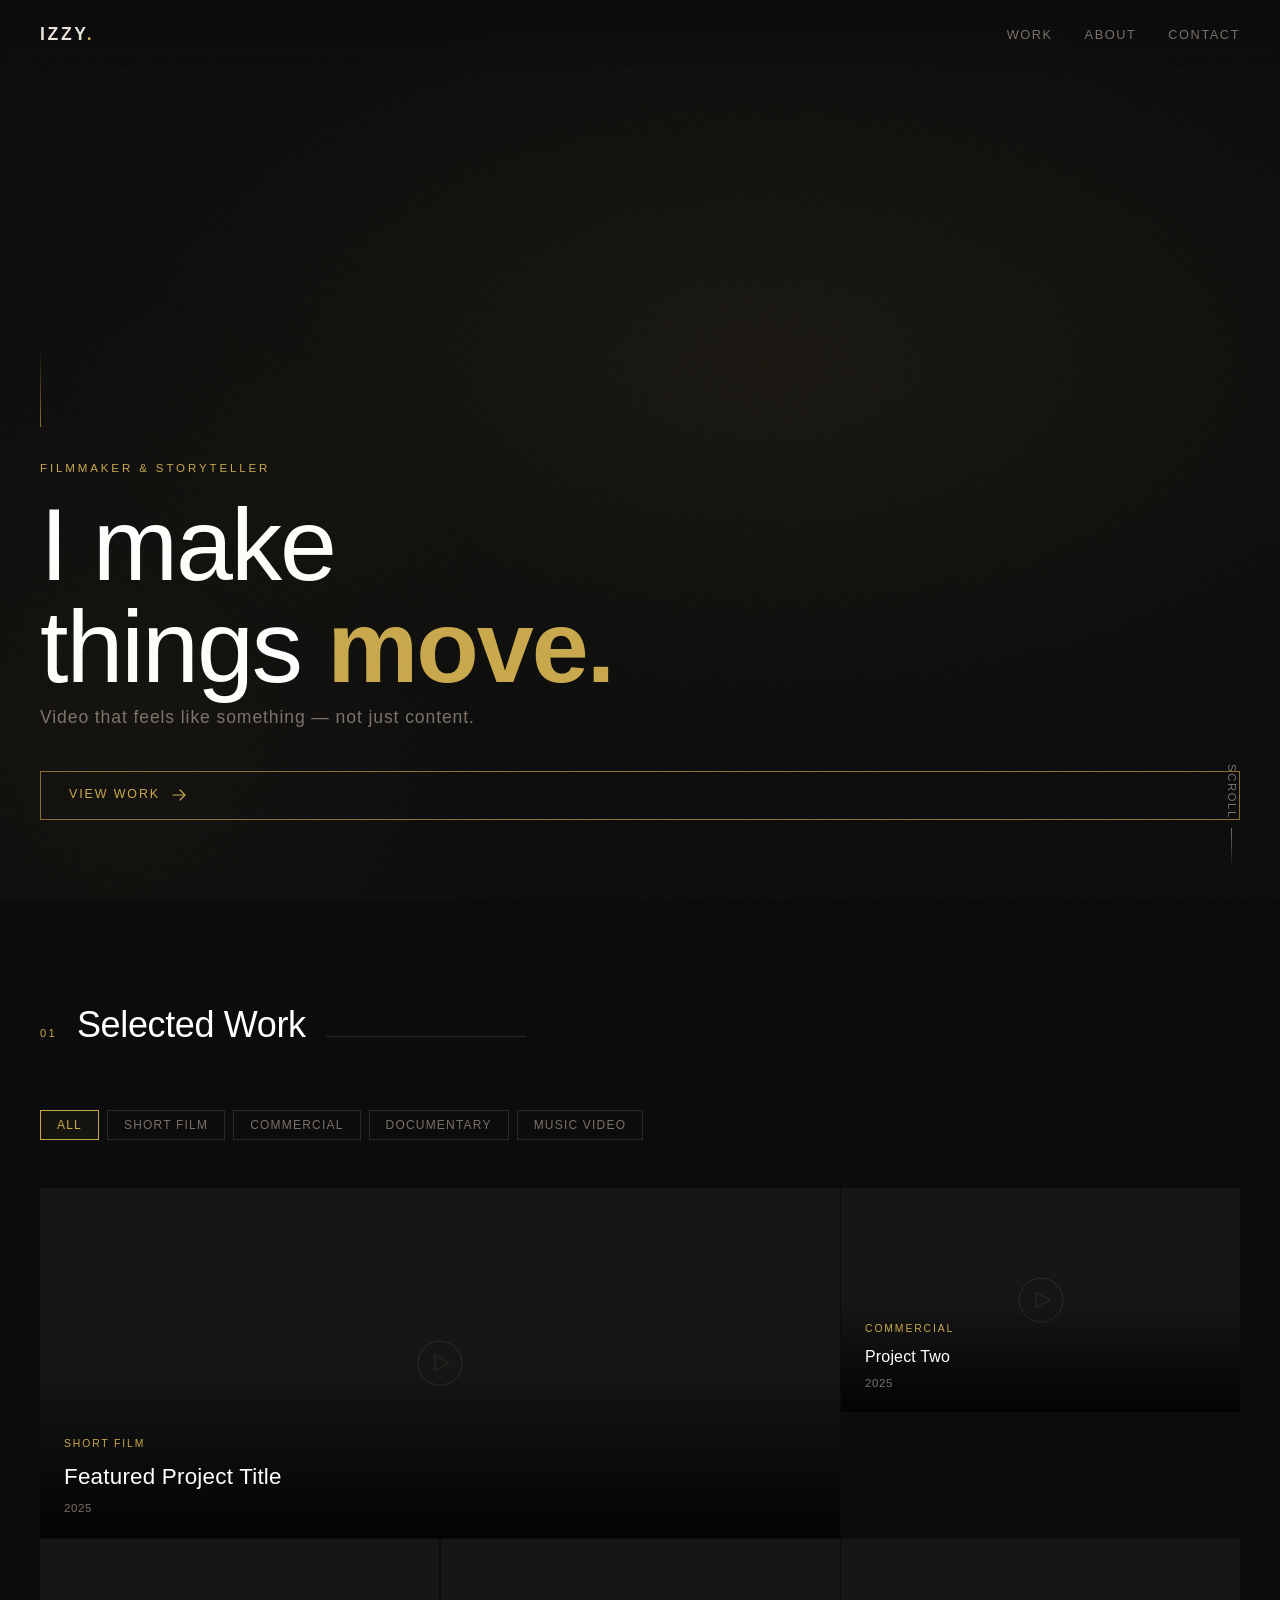
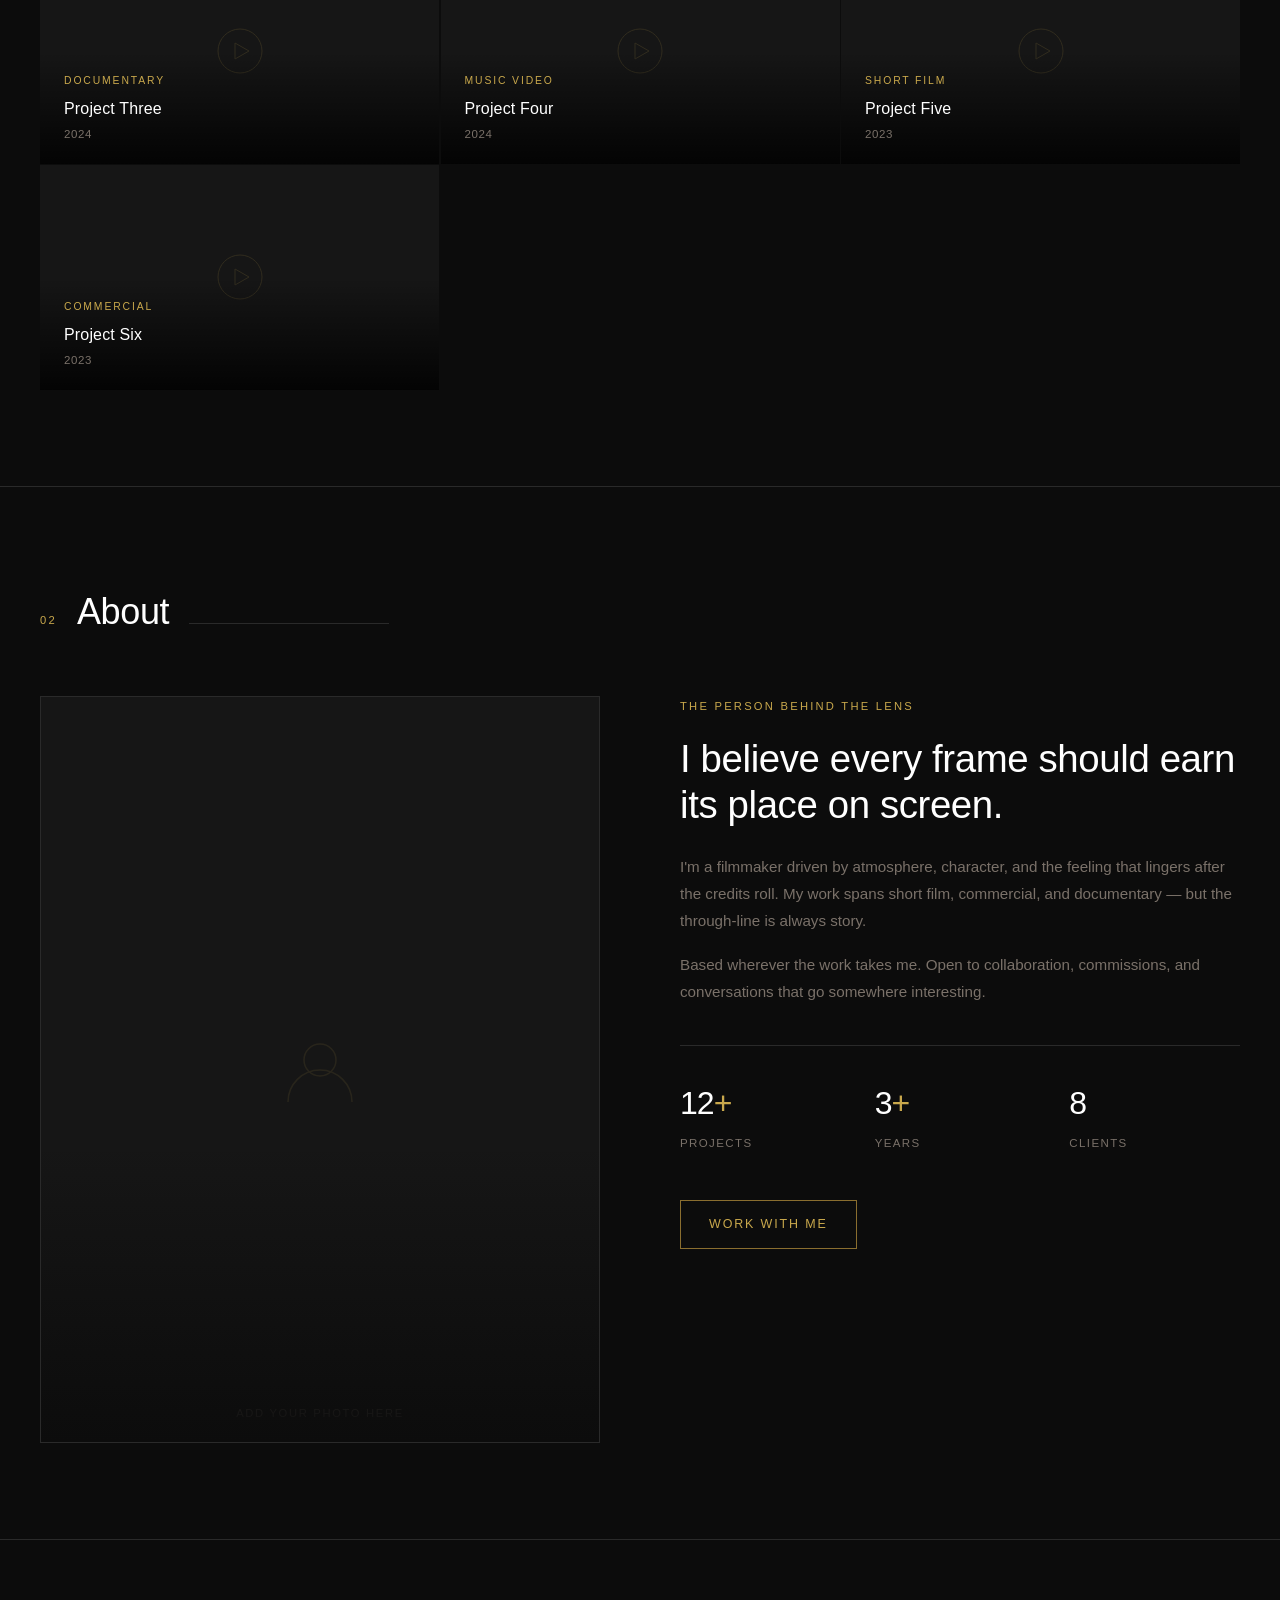
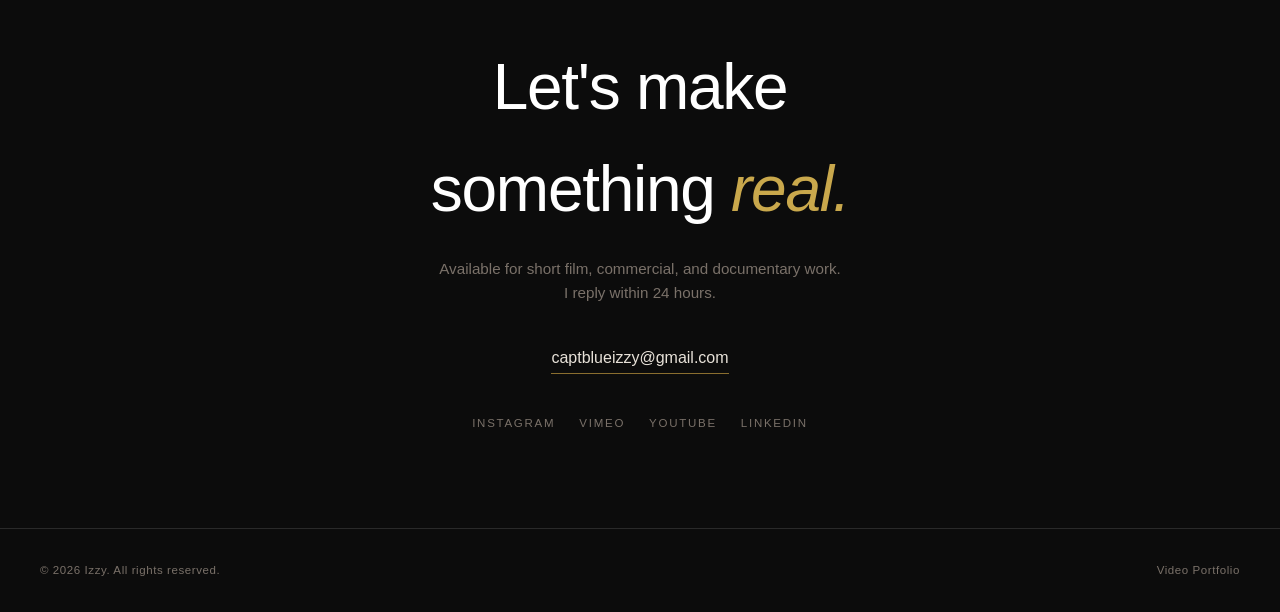
<file: portfolio.html>
<!DOCTYPE html>
<html lang="en">
<head>
  <meta charset="UTF-8" />
  <meta name="viewport" content="width=device-width, initial-scale=1.0" />
  <title>Izzy — Video Portfolio</title>
  <style>
    /* ── Reset & Base ── */
    *, *::before, *::after { box-sizing: border-box; margin: 0; padding: 0; }

    :root {
      --bg:        #0c0c0c;
      --surface:   #161616;
      --border:    #2a2a2a;
      --gold:      #c9a84c;
      --gold-dim:  #8a6e2f;
      --text:      #e8e2d9;
      --muted:     #7a7169;
      --white:     #ffffff;
      --font-sans: 'Inter', 'Helvetica Neue', Arial, sans-serif;
      --font-serif: 'Georgia', 'Times New Roman', serif;
      --transition: 0.3s cubic-bezier(0.4, 0, 0.2, 1);
    }

    html { scroll-behavior: smooth; }

    body {
      background: var(--bg);
      color: var(--text);
      font-family: var(--font-sans);
      font-size: 16px;
      line-height: 1.6;
      overflow-x: hidden;
    }

    /* ── Scrollbar ── */
    ::-webkit-scrollbar { width: 6px; }
    ::-webkit-scrollbar-track { background: var(--bg); }
    ::-webkit-scrollbar-thumb { background: var(--border); border-radius: 3px; }
    ::-webkit-scrollbar-thumb:hover { background: var(--gold-dim); }

    /* ── Navigation ── */
    nav {
      position: fixed;
      top: 0; left: 0; right: 0;
      z-index: 100;
      display: flex;
      align-items: center;
      justify-content: space-between;
      padding: 1.25rem 2.5rem;
      background: linear-gradient(to bottom, rgba(12,12,12,0.95) 0%, transparent 100%);
      backdrop-filter: blur(4px);
      transition: background var(--transition);
    }

    nav.scrolled {
      background: rgba(12,12,12,0.96);
      border-bottom: 1px solid var(--border);
    }

    .nav-logo {
      font-size: 1.1rem;
      font-weight: 600;
      letter-spacing: 0.15em;
      text-transform: uppercase;
      color: var(--text);
      text-decoration: none;
    }

    .nav-logo span { color: var(--gold); }

    .nav-links {
      display: flex;
      gap: 2rem;
      list-style: none;
    }

    .nav-links a {
      color: var(--muted);
      text-decoration: none;
      font-size: 0.8rem;
      letter-spacing: 0.12em;
      text-transform: uppercase;
      transition: color var(--transition);
    }

    .nav-links a:hover { color: var(--gold); }

    /* ── Hero ── */
    #hero {
      position: relative;
      min-height: 100vh;
      display: flex;
      flex-direction: column;
      justify-content: flex-end;
      padding: 0 2.5rem 5rem;
      overflow: hidden;
    }

    .hero-bg {
      position: absolute;
      inset: 0;
      background:
        radial-gradient(ellipse 80% 60% at 60% 40%, rgba(201,168,76,0.07) 0%, transparent 70%),
        radial-gradient(ellipse 50% 80% at 10% 80%, rgba(201,168,76,0.04) 0%, transparent 60%);
    }

    .hero-grain {
      position: absolute;
      inset: 0;
      background-image: url("data:image/svg+xml,%3Csvg viewBox='0 0 256 256' xmlns='http://www.w3.org/2000/svg'%3E%3Cfilter id='noise'%3E%3CfeTurbulence type='fractalNoise' baseFrequency='0.9' numOctaves='4' stitchTiles='stitch'/%3E%3C/filter%3E%3Crect width='100%25' height='100%25' filter='url(%23noise)' opacity='0.04'/%3E%3C/svg%3E");
      opacity: 0.5;
      pointer-events: none;
    }

    .hero-line {
      width: 1px;
      height: 80px;
      background: linear-gradient(to bottom, transparent, var(--gold-dim));
      margin-bottom: 2rem;
    }

    .hero-eyebrow {
      font-size: 0.72rem;
      letter-spacing: 0.25em;
      text-transform: uppercase;
      color: var(--gold);
      margin-bottom: 1rem;
    }

    .hero-title {
      font-size: clamp(3rem, 8vw, 7rem);
      font-weight: 300;
      line-height: 1;
      letter-spacing: -0.02em;
      color: var(--white);
      margin-bottom: 0.25rem;
    }

    .hero-title em {
      font-style: normal;
      font-weight: 700;
      color: var(--gold);
    }

    .hero-sub {
      font-size: clamp(0.9rem, 2vw, 1.1rem);
      color: var(--muted);
      font-weight: 300;
      letter-spacing: 0.05em;
      margin-bottom: 2.5rem;
      max-width: 480px;
    }

    .hero-cta {
      display: inline-flex;
      align-items: center;
      gap: 0.75rem;
      padding: 0.85rem 1.75rem;
      border: 1px solid var(--gold-dim);
      color: var(--gold);
      text-decoration: none;
      font-size: 0.78rem;
      letter-spacing: 0.15em;
      text-transform: uppercase;
      transition: background var(--transition), border-color var(--transition), color var(--transition);
    }

    .hero-cta:hover {
      background: var(--gold);
      color: var(--bg);
      border-color: var(--gold);
    }

    .hero-cta svg { width: 14px; height: 14px; }

    .hero-scroll {
      position: absolute;
      bottom: 2rem;
      right: 2.5rem;
      display: flex;
      align-items: center;
      gap: 0.6rem;
      color: var(--muted);
      font-size: 0.7rem;
      letter-spacing: 0.15em;
      text-transform: uppercase;
      writing-mode: vertical-rl;
    }

    .hero-scroll::after {
      content: '';
      width: 1px;
      height: 40px;
      background: linear-gradient(to bottom, var(--muted), transparent);
    }

    /* ── Section base ── */
    section { padding: 6rem 2.5rem; }

    .section-header {
      display: flex;
      align-items: baseline;
      gap: 1.25rem;
      margin-bottom: 3.5rem;
    }

    .section-num {
      font-size: 0.7rem;
      letter-spacing: 0.2em;
      color: var(--gold);
    }

    .section-title {
      font-size: clamp(1.5rem, 3vw, 2.25rem);
      font-weight: 300;
      color: var(--white);
      letter-spacing: -0.01em;
    }

    .section-line {
      flex: 1;
      height: 1px;
      background: var(--border);
      max-width: 200px;
    }

    /* ── Filter bar ── */
    .filter-bar {
      display: flex;
      gap: 0.5rem;
      flex-wrap: wrap;
      margin-bottom: 3rem;
    }

    .filter-btn {
      padding: 0.45rem 1rem;
      border: 1px solid var(--border);
      background: transparent;
      color: var(--muted);
      font-size: 0.75rem;
      letter-spacing: 0.1em;
      text-transform: uppercase;
      cursor: pointer;
      transition: all var(--transition);
    }

    .filter-btn:hover { border-color: var(--gold-dim); color: var(--text); }
    .filter-btn.active { border-color: var(--gold); color: var(--gold); background: rgba(201,168,76,0.05); }

    /* ── Video Grid ── */
    .video-grid {
      display: grid;
      grid-template-columns: repeat(auto-fill, minmax(340px, 1fr));
      gap: 1.5px;
    }

    .video-card {
      position: relative;
      aspect-ratio: 16/9;
      background: var(--surface);
      overflow: hidden;
      cursor: pointer;
      group: true;
    }

    .video-card:nth-child(3n+1) { grid-column: span 1; }
    /* Featured card — spans 2 cols on wide screens */
    .video-card.featured {
      grid-column: span 2;
      aspect-ratio: 16/7;
    }

    .card-thumb {
      width: 100%;
      height: 100%;
      object-fit: cover;
      display: block;
      transition: transform 0.6s cubic-bezier(0.4, 0, 0.2, 1), filter 0.4s ease;
      filter: brightness(0.6) saturate(0.8);
    }

    /* Placeholder thumbnail */
    .card-placeholder {
      width: 100%;
      height: 100%;
      display: flex;
      align-items: center;
      justify-content: center;
      background: var(--surface);
      transition: transform 0.6s cubic-bezier(0.4, 0, 0.2, 1);
    }

    .card-placeholder svg {
      width: 48px;
      height: 48px;
      opacity: 0.15;
    }

    .video-card:hover .card-placeholder { transform: scale(1.04); }
    .video-card:hover .card-thumb {
      transform: scale(1.04);
      filter: brightness(0.4) saturate(0.6);
    }

    .card-overlay {
      position: absolute;
      inset: 0;
      background: linear-gradient(to top, rgba(0,0,0,0.85) 0%, transparent 50%);
      opacity: 1;
      transition: opacity var(--transition);
    }

    .video-card:hover .card-overlay { opacity: 1; }

    .card-content {
      position: absolute;
      bottom: 0;
      left: 0;
      right: 0;
      padding: 1.5rem;
      transform: translateY(4px);
      transition: transform var(--transition);
    }

    .video-card:hover .card-content { transform: translateY(0); }

    .card-tag {
      display: inline-block;
      font-size: 0.65rem;
      letter-spacing: 0.18em;
      text-transform: uppercase;
      color: var(--gold);
      margin-bottom: 0.4rem;
    }

    .card-title {
      font-size: 1rem;
      font-weight: 500;
      color: var(--white);
      letter-spacing: 0.01em;
      margin-bottom: 0.25rem;
    }

    .featured .card-title { font-size: 1.4rem; }

    .card-meta {
      font-size: 0.72rem;
      color: var(--muted);
      letter-spacing: 0.05em;
    }

    .play-btn {
      position: absolute;
      top: 50%;
      left: 50%;
      transform: translate(-50%, -50%) scale(0.8);
      width: 56px;
      height: 56px;
      border: 1px solid rgba(255,255,255,0.4);
      border-radius: 50%;
      display: flex;
      align-items: center;
      justify-content: center;
      opacity: 0;
      transition: opacity var(--transition), transform var(--transition), border-color var(--transition);
    }

    .video-card:hover .play-btn {
      opacity: 1;
      transform: translate(-50%, -50%) scale(1);
      border-color: var(--gold);
    }

    .play-btn svg { width: 20px; height: 20px; fill: var(--white); margin-left: 3px; }

    /* ── Modal ── */
    .modal-backdrop {
      position: fixed;
      inset: 0;
      background: rgba(0,0,0,0.92);
      z-index: 1000;
      display: flex;
      align-items: center;
      justify-content: center;
      padding: 2rem;
      opacity: 0;
      pointer-events: none;
      transition: opacity 0.3s ease;
    }

    .modal-backdrop.open {
      opacity: 1;
      pointer-events: all;
    }

    .modal {
      width: 100%;
      max-width: 900px;
      background: var(--surface);
      border: 1px solid var(--border);
    }

    .modal-header {
      display: flex;
      align-items: center;
      justify-content: space-between;
      padding: 1rem 1.5rem;
      border-bottom: 1px solid var(--border);
    }

    .modal-close {
      background: none;
      border: none;
      color: var(--muted);
      cursor: pointer;
      font-size: 1.4rem;
      line-height: 1;
      transition: color var(--transition);
      padding: 0.25rem;
    }

    .modal-close:hover { color: var(--gold); }

    .modal-video-wrap {
      aspect-ratio: 16/9;
      background: var(--bg);
      display: flex;
      align-items: center;
      justify-content: center;
      position: relative;
    }

    .modal-video-wrap iframe {
      position: absolute;
      inset: 0;
      width: 100%;
      height: 100%;
      border: none;
    }

    .modal-placeholder {
      display: flex;
      flex-direction: column;
      align-items: center;
      gap: 1rem;
      color: var(--muted);
      text-align: center;
    }

    .modal-placeholder svg { opacity: 0.2; }
    .modal-placeholder p { font-size: 0.85rem; }
    .modal-placeholder small { font-size: 0.72rem; letter-spacing: 0.05em; }

    .modal-footer {
      padding: 1.25rem 1.5rem;
      display: flex;
      justify-content: space-between;
      align-items: flex-end;
    }

    .modal-footer-meta { }

    .modal-footer-tag {
      font-size: 0.65rem;
      letter-spacing: 0.18em;
      text-transform: uppercase;
      color: var(--gold);
      margin-bottom: 0.3rem;
    }

    .modal-footer-title {
      font-size: 1.1rem;
      font-weight: 500;
      color: var(--white);
    }

    .modal-footer-desc {
      font-size: 0.82rem;
      color: var(--muted);
      margin-top: 0.35rem;
      max-width: 500px;
    }

    .modal-footer-year {
      font-size: 0.8rem;
      color: var(--muted);
    }

    /* ── About ── */
    #about {
      border-top: 1px solid var(--border);
    }

    .about-grid {
      display: grid;
      grid-template-columns: 1fr 1fr;
      gap: 5rem;
      align-items: start;
    }

    .about-portrait {
      position: relative;
    }

    .portrait-frame {
      aspect-ratio: 3/4;
      background: var(--surface);
      border: 1px solid var(--border);
      display: flex;
      align-items: center;
      justify-content: center;
      position: relative;
      overflow: hidden;
    }

    .portrait-frame svg { opacity: 0.1; }

    .portrait-frame::after {
      content: '';
      position: absolute;
      bottom: -1px;
      left: -1px;
      right: -1px;
      height: 40%;
      background: linear-gradient(to top, var(--bg), transparent);
    }

    .portrait-label {
      position: absolute;
      bottom: -1px;
      left: 0;
      right: 0;
      padding: 1.25rem;
      font-size: 0.7rem;
      letter-spacing: 0.15em;
      text-transform: uppercase;
      color: var(--muted);
      text-align: center;
    }

    .about-text .eyebrow {
      font-size: 0.7rem;
      letter-spacing: 0.2em;
      text-transform: uppercase;
      color: var(--gold);
      margin-bottom: 1.25rem;
    }

    .about-text h2 {
      font-size: clamp(1.6rem, 3vw, 2.5rem);
      font-weight: 300;
      color: var(--white);
      line-height: 1.2;
      margin-bottom: 1.5rem;
      letter-spacing: -0.01em;
    }

    .about-text p {
      color: var(--muted);
      font-size: 0.95rem;
      line-height: 1.8;
      margin-bottom: 1rem;
    }

    .about-stats {
      display: grid;
      grid-template-columns: repeat(3, 1fr);
      gap: 1.5rem;
      margin: 2.5rem 0;
      border-top: 1px solid var(--border);
      padding-top: 2rem;
    }

    .stat-num {
      font-size: 2rem;
      font-weight: 300;
      color: var(--white);
      letter-spacing: -0.03em;
    }

    .stat-num span { color: var(--gold); }

    .stat-label {
      font-size: 0.72rem;
      letter-spacing: 0.12em;
      text-transform: uppercase;
      color: var(--muted);
      margin-top: 0.25rem;
    }

    /* ── Contact ── */
    #contact {
      border-top: 1px solid var(--border);
      text-align: center;
    }

    .contact-inner { max-width: 600px; margin: 0 auto; }

    .contact-title {
      font-size: clamp(2rem, 5vw, 4rem);
      font-weight: 300;
      color: var(--white);
      letter-spacing: -0.02em;
      margin-bottom: 1rem;
    }

    .contact-title em {
      font-style: italic;
      color: var(--gold);
    }

    .contact-sub {
      color: var(--muted);
      font-size: 0.95rem;
      margin-bottom: 2.5rem;
    }

    .contact-email {
      display: inline-block;
      font-size: 1rem;
      color: var(--text);
      text-decoration: none;
      border-bottom: 1px solid var(--gold-dim);
      padding-bottom: 2px;
      transition: color var(--transition), border-color var(--transition);
    }

    .contact-email:hover { color: var(--gold); border-color: var(--gold); }

    .social-row {
      display: flex;
      gap: 1.5rem;
      justify-content: center;
      margin-top: 2.5rem;
    }

    .social-row a {
      color: var(--muted);
      font-size: 0.72rem;
      letter-spacing: 0.15em;
      text-transform: uppercase;
      text-decoration: none;
      transition: color var(--transition);
    }

    .social-row a:hover { color: var(--gold); }

    /* ── Footer ── */
    footer {
      border-top: 1px solid var(--border);
      padding: 2rem 2.5rem;
      display: flex;
      align-items: center;
      justify-content: space-between;
      font-size: 0.72rem;
      color: var(--muted);
      letter-spacing: 0.05em;
    }

    /* ── Fade-in animation ── */
    .fade-up {
      opacity: 0;
      transform: translateY(24px);
      transition: opacity 0.7s ease, transform 0.7s ease;
    }

    .fade-up.visible {
      opacity: 1;
      transform: translateY(0);
    }

    /* ── Responsive ── */
    @media (max-width: 768px) {
      nav { padding: 1rem 1.25rem; }
      .nav-links { display: none; }
      section { padding: 4rem 1.25rem; }
      #hero { padding: 0 1.25rem 4rem; }
      .about-grid { grid-template-columns: 1fr; gap: 2.5rem; }
      .video-card.featured { grid-column: span 1; aspect-ratio: 16/9; }
      .video-grid { grid-template-columns: 1fr; }
      footer { flex-direction: column; gap: 0.5rem; text-align: center; }
    }
  </style>
</head>
<body>

  <!-- ── Nav ── -->
  <nav id="nav">
    <a href="#" class="nav-logo">Izzy<span>.</span></a>
    <ul class="nav-links">
      <li><a href="#work">Work</a></li>
      <li><a href="#about">About</a></li>
      <li><a href="#contact">Contact</a></li>
    </ul>
  </nav>

  <!-- ── Hero ── -->
  <section id="hero">
    <div class="hero-bg"></div>
    <div class="hero-grain"></div>
    <div class="hero-line"></div>
    <p class="hero-eyebrow">Filmmaker &amp; Storyteller</p>
    <h1 class="hero-title">I make<br>things <em>move.</em></h1>
    <p class="hero-sub">Video that feels like something — not just content.</p>
    <a href="#work" class="hero-cta">
      View Work
      <svg viewBox="0 0 14 14" fill="none" xmlns="http://www.w3.org/2000/svg">
        <path d="M1 7h12M8 2l5 5-5 5" stroke="currentColor" stroke-width="1.2" stroke-linecap="round" stroke-linejoin="round"/>
      </svg>
    </a>
    <div class="hero-scroll">Scroll</div>
  </section>

  <!-- ── Work ── -->
  <section id="work">
    <div class="section-header fade-up">
      <span class="section-num">01</span>
      <h2 class="section-title">Selected Work</h2>
      <div class="section-line"></div>
    </div>

    <div class="filter-bar fade-up">
      <button class="filter-btn active" data-filter="all">All</button>
      <button class="filter-btn" data-filter="short-film">Short Film</button>
      <button class="filter-btn" data-filter="commercial">Commercial</button>
      <button class="filter-btn" data-filter="documentary">Documentary</button>
      <button class="filter-btn" data-filter="music-video">Music Video</button>
    </div>

    <div class="video-grid" id="videoGrid">
      <!-- Cards injected by JS below -->
    </div>
  </section>

  <!-- ── About ── -->
  <section id="about">
    <div class="section-header fade-up">
      <span class="section-num">02</span>
      <h2 class="section-title">About</h2>
      <div class="section-line"></div>
    </div>

    <div class="about-grid">
      <div class="about-portrait fade-up">
        <div class="portrait-frame">
          <!-- Replace with your actual photo: <img src="your-photo.jpg" alt="Izzy" style="width:100%;height:100%;object-fit:cover;"> -->
          <svg width="80" height="80" viewBox="0 0 80 80" fill="none" xmlns="http://www.w3.org/2000/svg">
            <circle cx="40" cy="30" r="16" stroke="#c9a84c" stroke-width="1.5"/>
            <path d="M8 72c0-17.7 14.3-32 32-32s32 14.3 32 32" stroke="#c9a84c" stroke-width="1.5"/>
          </svg>
          <div class="portrait-label">Add your photo here</div>
        </div>
      </div>

      <div class="about-text fade-up">
        <p class="eyebrow">The person behind the lens</p>
        <h2>I believe every frame should earn its place on screen.</h2>
        <p>I'm a filmmaker driven by atmosphere, character, and the feeling that lingers after the credits roll. My work spans short film, commercial, and documentary — but the through-line is always story.</p>
        <p>Based wherever the work takes me. Open to collaboration, commissions, and conversations that go somewhere interesting.</p>

        <div class="about-stats">
          <div>
            <div class="stat-num">12<span>+</span></div>
            <div class="stat-label">Projects</div>
          </div>
          <div>
            <div class="stat-num">3<span>+</span></div>
            <div class="stat-label">Years</div>
          </div>
          <div>
            <div class="stat-num">8</div>
            <div class="stat-label">Clients</div>
          </div>
        </div>

        <a href="#contact" class="hero-cta" style="margin-top:0.5rem;">Work with me</a>
      </div>
    </div>
  </section>

  <!-- ── Contact ── -->
  <section id="contact">
    <div class="contact-inner">
      <div class="fade-up">
        <h2 class="contact-title">Let's make<br>something <em>real.</em></h2>
        <p class="contact-sub">Available for short film, commercial, and documentary work.<br>I reply within 24 hours.</p>
        <a href="mailto:captblueizzy@gmail.com" class="contact-email">captblueizzy@gmail.com</a>
        <div class="social-row">
          <!-- Update these links with your actual profiles -->
          <a href="#" target="_blank">Instagram</a>
          <a href="#" target="_blank">Vimeo</a>
          <a href="#" target="_blank">YouTube</a>
          <a href="#" target="_blank">LinkedIn</a>
        </div>
      </div>
    </div>
  </section>

  <!-- ── Footer ── -->
  <footer>
    <span>© 2026 Izzy. All rights reserved.</span>
    <span>Video Portfolio</span>
  </footer>

  <!-- ── Video Modal ── -->
  <div class="modal-backdrop" id="modal" role="dialog" aria-modal="true">
    <div class="modal" id="modalInner">
      <div class="modal-header">
        <span class="card-tag" id="modalTag"></span>
        <button class="modal-close" id="modalClose" aria-label="Close">✕</button>
      </div>
      <div class="modal-video-wrap" id="modalVideoWrap">
        <div class="modal-placeholder" id="modalPlaceholder">
          <svg width="64" height="64" viewBox="0 0 64 64" fill="none" xmlns="http://www.w3.org/2000/svg">
            <circle cx="32" cy="32" r="30" stroke="#c9a84c" stroke-width="1.5"/>
            <path d="M26 22l18 10-18 10V22z" stroke="#c9a84c" stroke-width="1.5" stroke-linejoin="round"/>
          </svg>
          <p>Video coming soon</p>
          <small>Paste your YouTube or Vimeo URL in the project data below</small>
        </div>
      </div>
      <div class="modal-footer">
        <div class="modal-footer-meta">
          <div class="modal-footer-tag" id="modalFooterTag"></div>
          <div class="modal-footer-title" id="modalTitle"></div>
          <div class="modal-footer-desc" id="modalDesc"></div>
        </div>
        <div class="modal-footer-year" id="modalYear"></div>
      </div>
    </div>
  </div>

  <script>
    // ─────────────────────────────────────────────
    // PROJECT DATA — edit this to add your videos
    // ─────────────────────────────────────────────
    //
    // For 'embed', paste a YouTube or Vimeo embed URL, e.g.:
    //   YouTube: "https://www.youtube.com/embed/VIDEO_ID"
    //   Vimeo:   "https://player.vimeo.com/video/VIDEO_ID"
    // Leave embed as "" to show the placeholder.
    //
    // 'thumb' can be a URL to a thumbnail image, or leave as "" for the
    // default placeholder icon.
    //
    // 'category' should match one of the filter-btn data-filter values:
    //   short-film | commercial | documentary | music-video
    //
    const projects = [
      {
        title: "Featured Project Title",
        tag: "Short Film",
        category: "short-film",
        year: "2025",
        desc: "A short description of what this film is about and what makes it worth watching.",
        thumb: "",
        embed: "",
        featured: true
      },
      {
        title: "Project Two",
        tag: "Commercial",
        category: "commercial",
        year: "2025",
        desc: "A 60-second commercial spot for a local brand.",
        thumb: "",
        embed: "",
        featured: false
      },
      {
        title: "Project Three",
        tag: "Documentary",
        category: "documentary",
        year: "2024",
        desc: "A short documentary portrait.",
        thumb: "",
        embed: "",
        featured: false
      },
      {
        title: "Project Four",
        tag: "Music Video",
        category: "music-video",
        year: "2024",
        desc: "Official music video — directed and shot.",
        thumb: "",
        embed: "",
        featured: false
      },
      {
        title: "Project Five",
        tag: "Short Film",
        category: "short-film",
        year: "2023",
        desc: "A quiet character study about memory.",
        thumb: "",
        embed: "",
        featured: false
      },
      {
        title: "Project Six",
        tag: "Commercial",
        category: "commercial",
        year: "2023",
        desc: "Brand film — concepted, directed, and edited.",
        thumb: "",
        embed: "",
        featured: false
      }
    ];
    // ─────────────────────────────────────────────

    // Render cards
    const grid = document.getElementById('videoGrid');

    function renderGrid(filter) {
      grid.innerHTML = '';
      const filtered = filter === 'all' ? projects : projects.filter(p => p.category === filter);
      filtered.forEach((p, i) => {
        const card = document.createElement('div');
        card.className = 'video-card fade-up' + (p.featured ? ' featured' : '');
        card.dataset.index = projects.indexOf(p);

        const thumbContent = p.thumb
          ? `<img class="card-thumb" src="${p.thumb}" alt="${p.title}" loading="lazy">`
          : `<div class="card-placeholder">
               <svg width="48" height="48" viewBox="0 0 48 48" fill="none" xmlns="http://www.w3.org/2000/svg">
                 <circle cx="24" cy="24" r="22" stroke="#c9a84c" stroke-width="1"/>
                 <path d="M19 16l14 8-14 8V16z" stroke="#c9a84c" stroke-width="1" stroke-linejoin="round"/>
               </svg>
             </div>`;

        card.innerHTML = `
          ${thumbContent}
          <div class="card-overlay"></div>
          <div class="play-btn">
            <svg viewBox="0 0 20 20" xmlns="http://www.w3.org/2000/svg">
              <path d="M7 4l10 6-10 6V4z"/>
            </svg>
          </div>
          <div class="card-content">
            <span class="card-tag">${p.tag}</span>
            <div class="card-title">${p.title}</div>
            <div class="card-meta">${p.year}</div>
          </div>
        `;

        card.addEventListener('click', () => openModal(projects.indexOf(p)));
        grid.appendChild(card);
        // Stagger fade-in
        setTimeout(() => card.classList.add('visible'), 60 * i);
      });
    }

    renderGrid('all');

    // Filter buttons
    document.querySelectorAll('.filter-btn').forEach(btn => {
      btn.addEventListener('click', () => {
        document.querySelectorAll('.filter-btn').forEach(b => b.classList.remove('active'));
        btn.classList.add('active');
        renderGrid(btn.dataset.filter);
      });
    });

    // Modal
    const modal = document.getElementById('modal');
    const modalTag = document.getElementById('modalTag');
    const modalTitle = document.getElementById('modalTitle');
    const modalDesc = document.getElementById('modalDesc');
    const modalYear = document.getElementById('modalYear');
    const modalFooterTag = document.getElementById('modalFooterTag');
    const modalVideoWrap = document.getElementById('modalVideoWrap');
    const modalPlaceholder = document.getElementById('modalPlaceholder');

    function openModal(index) {
      const p = projects[index];
      modalTag.textContent = p.tag;
      modalTitle.textContent = p.title;
      modalDesc.textContent = p.desc;
      modalYear.textContent = p.year;
      modalFooterTag.textContent = p.tag;

      // Clear previous iframe
      const existingIframe = modalVideoWrap.querySelector('iframe');
      if (existingIframe) existingIframe.remove();

      if (p.embed) {
        modalPlaceholder.style.display = 'none';
        const iframe = document.createElement('iframe');
        iframe.src = p.embed + '?autoplay=1';
        iframe.allow = 'autoplay; fullscreen; picture-in-picture';
        iframe.allowFullscreen = true;
        modalVideoWrap.appendChild(iframe);
      } else {
        modalPlaceholder.style.display = 'flex';
      }

      modal.classList.add('open');
      document.body.style.overflow = 'hidden';
    }

    function closeModal() {
      modal.classList.remove('open');
      document.body.style.overflow = '';
      const iframe = modalVideoWrap.querySelector('iframe');
      if (iframe) iframe.remove();
    }

    document.getElementById('modalClose').addEventListener('click', closeModal);
    modal.addEventListener('click', e => { if (e.target === modal) closeModal(); });
    document.addEventListener('keydown', e => { if (e.key === 'Escape') closeModal(); });

    // Nav scroll
    const nav = document.getElementById('nav');
    window.addEventListener('scroll', () => {
      nav.classList.toggle('scrolled', window.scrollY > 60);
    });

    // Intersection observer for fade-up
    const observer = new IntersectionObserver((entries) => {
      entries.forEach(entry => {
        if (entry.isIntersecting) entry.target.classList.add('visible');
      });
    }, { threshold: 0.1 });

    document.querySelectorAll('.fade-up').forEach(el => observer.observe(el));
  </script>
</body>
</html>
</file>
